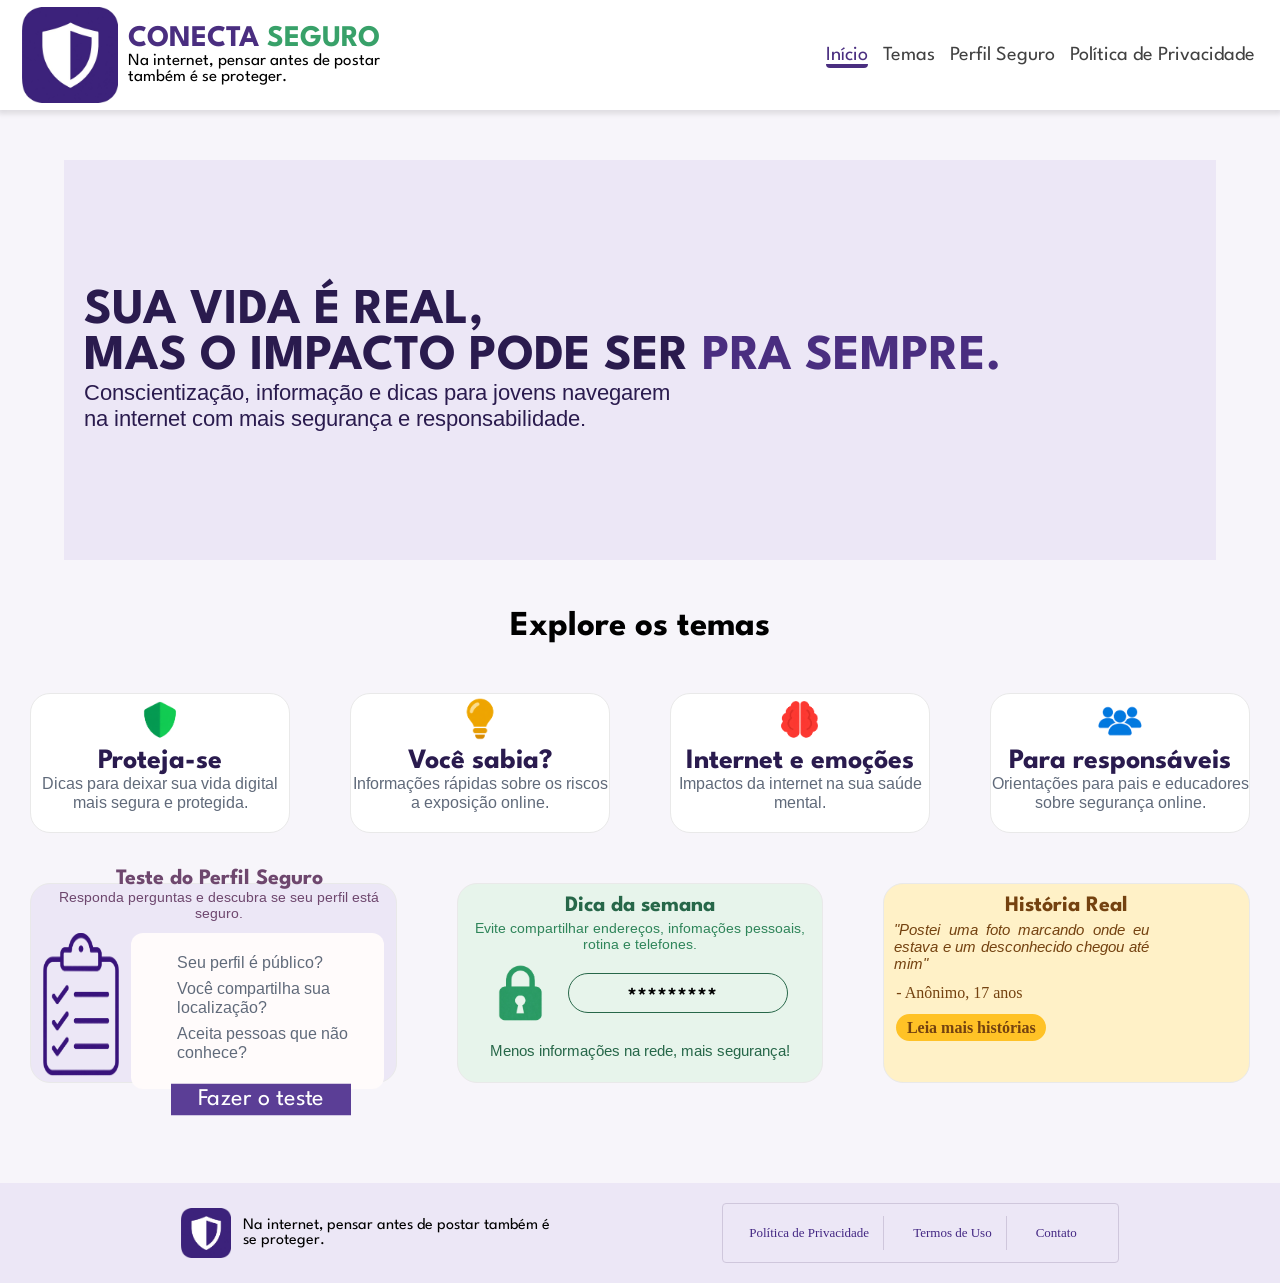
<file: index.html>
<!DOCTYPE html>
<html lang="pt-BR">
<head>
    <meta charset="UTF-8">
    <meta name="viewport" content="width=device-width, initial-scale=1.0">
    <title>Conecta Seguro</title>
    <link rel="icon" type="image/png" href="/img/cs-logo.png">
    <link rel="stylesheet" href="css/nav-style.css">
    <link rel="stylesheet" href="css/home-style.css">
    <link rel="stylesheet" href="css/footer-style.css">
    <link rel="stylesheet" href="css/page-transition.css">

</head>

<body>
    <nav>
        <box class="logo">
            <box class="logo-image">
                <img src="img/cs-logo.png">
            </box>
            <div class="logo-text">
                <h1>Conecta <b class="logo-text-color">Seguro</b></h1>
                <p class="logo-text">Na internet, pensar antes de postar também é se proteger.</p>
            </div>
        </box>
        <div class="menu">
            <a href="index.html" class="active">Início</a>
            <a href="#">Temas</a>
            <a href="#">Perfil Seguro</a>
            <a href="privacy-policy.html">Política de Privacidade</a>
        </div>
    </nav>
    <div class="impact-box">
        <h1 class="impact-box-title">Sua vida é real, <br> mas o impacto pode ser <b class="impact-box-title-color">pra sempre.</b></h1>
        <p class="impact-box-text">Conscientização, informação e dicas para jovens navegarem na internet com mais segurança e responsabilidade.</p>
    </div>
    <box class="explore">
        <h1>Explore os temas</h1>
        <div class="explore-content">
            <div class="themes">
                <a class="theme-button" href="#">
                    <img src="img/home/Segurança.png">
                    <h1 class="theme-h1">Proteja-se</h1>
                    <p class="theme-p">Dicas para deixar sua vida digital mais segura e protegida.</p>
                </a>
                <a class="theme-button" href="#">
                    <img src="img/home/ideia.png">
                    <h1 class="theme-h1">Você sabia?</h1>
                    <p class="theme-p">Informações rápidas sobre os riscos a exposição online.</p>
                </a>
                <a class="theme-button" href="#">
                    <img src="img/home/Estrategia.png">
                    <h1 class="theme-h1">Internet e emoções</h1>
                    <p class="theme-p">Impactos da internet na sua saúde mental.</p>
                </a>
                <a class="theme-button" href="responsaveis.html">
                    <img src="img/home/Social.png">
                    <h1 class="theme-h1">Para responsáveis</h1>
                    <p class="theme-p">Orientações para pais e educadores sobre segurança online.</p>
                </a>
            </div>
            <div class="explore-others">
                <div id="explore-div"class="perfil-seguro">
                    <h1>Teste do Perfil Seguro</h1>
                    <p>Responda perguntas e descubra se seu perfil está seguro.</p>
                    <div class="impact-perfil-seguro">
                        <img src="img/home/teste.png">
                        <div class="impact-perfil-seguro-text">
                            <ul>
                                <li>Seu perfil é público?</li>
                                <li>Você compartilha sua localização?</li>
                                <li>Aceita pessoas que não conhece?</li>
                            </ul>
                        </div>
                    </div>
                    <a class="teste-button" href="#">Fazer o teste</a>
                </div>  
                <div id="explore-div" class="dica-semana">
                    <h1>Dica da semana</h1>
                    <p>Evite compartilhar endereços, infomações pessoais, rotina e telefones.</p>
                    <div class="password-design">
                        <img src="img/home/cadeado.png">
                        <div class="hidden-key">
                            <h1>*********</h1> 
                        </div> 
                    </div>
                    <span>Menos informações na rede, mais segurança!</span>
                </div>
                <div id="explore-div" class="historia">
                    <h1>História Real</h1>
                    <p>"Postei uma foto marcando onde eu estava e um desconhecido chegou até mim"</p>
                    <b>- Anônimo, 17 anos</b>
                    <a href="#">Leia mais histórias</a>
                </div>
            </div>
        </div>
    </box>
    <footer>
        <div class="footer-content">
            <div class="footer-logo">
                <img src="img/cs-logo.png">
                <span>Na internet, pensar antes de postar também é se proteger.</span>
            </div>
            <div class="footer-links">
                <a href="privacy-policy.html">Política de Privacidade</a>
                <a href="#">Termos de Uso</a>
                <a href="#">Contato</a>
            </div>
        </div>
    </footer>
    <script src="js/pageload.js"></script>
</body>
</html>
</file>
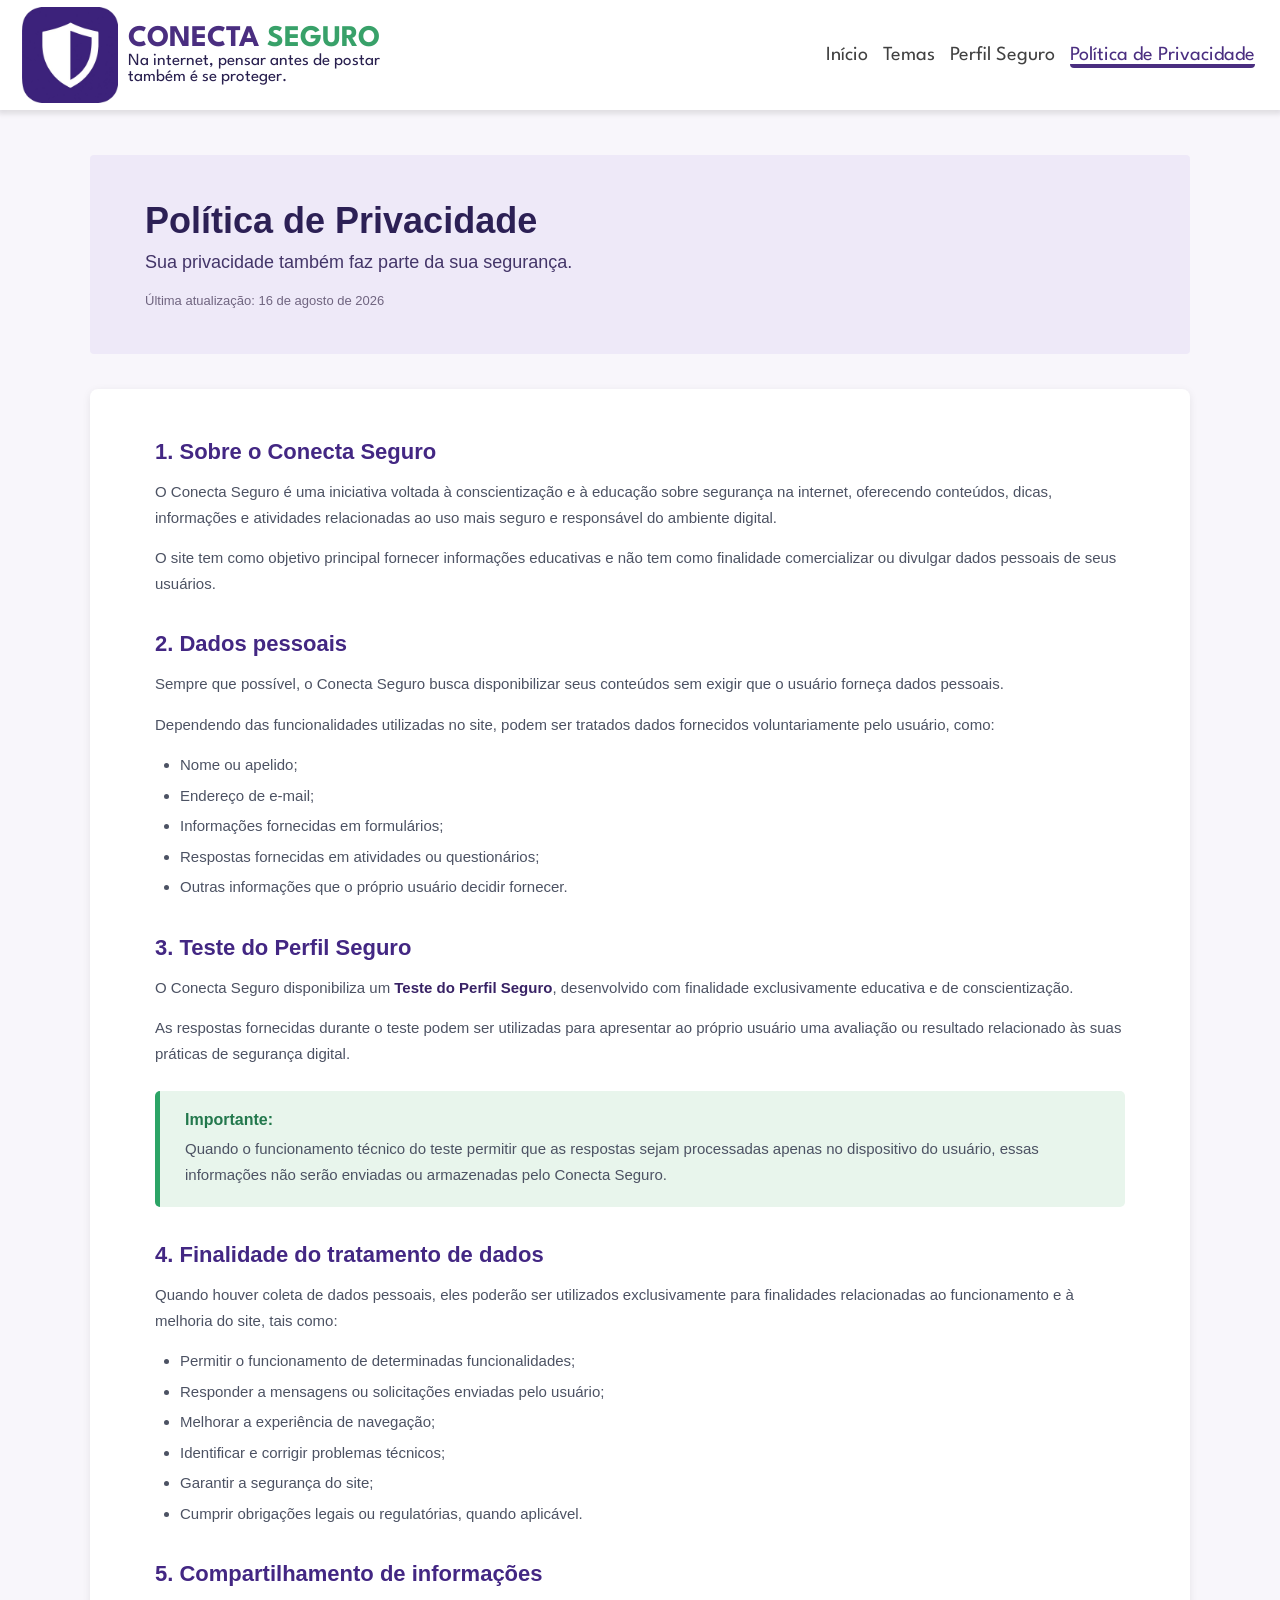
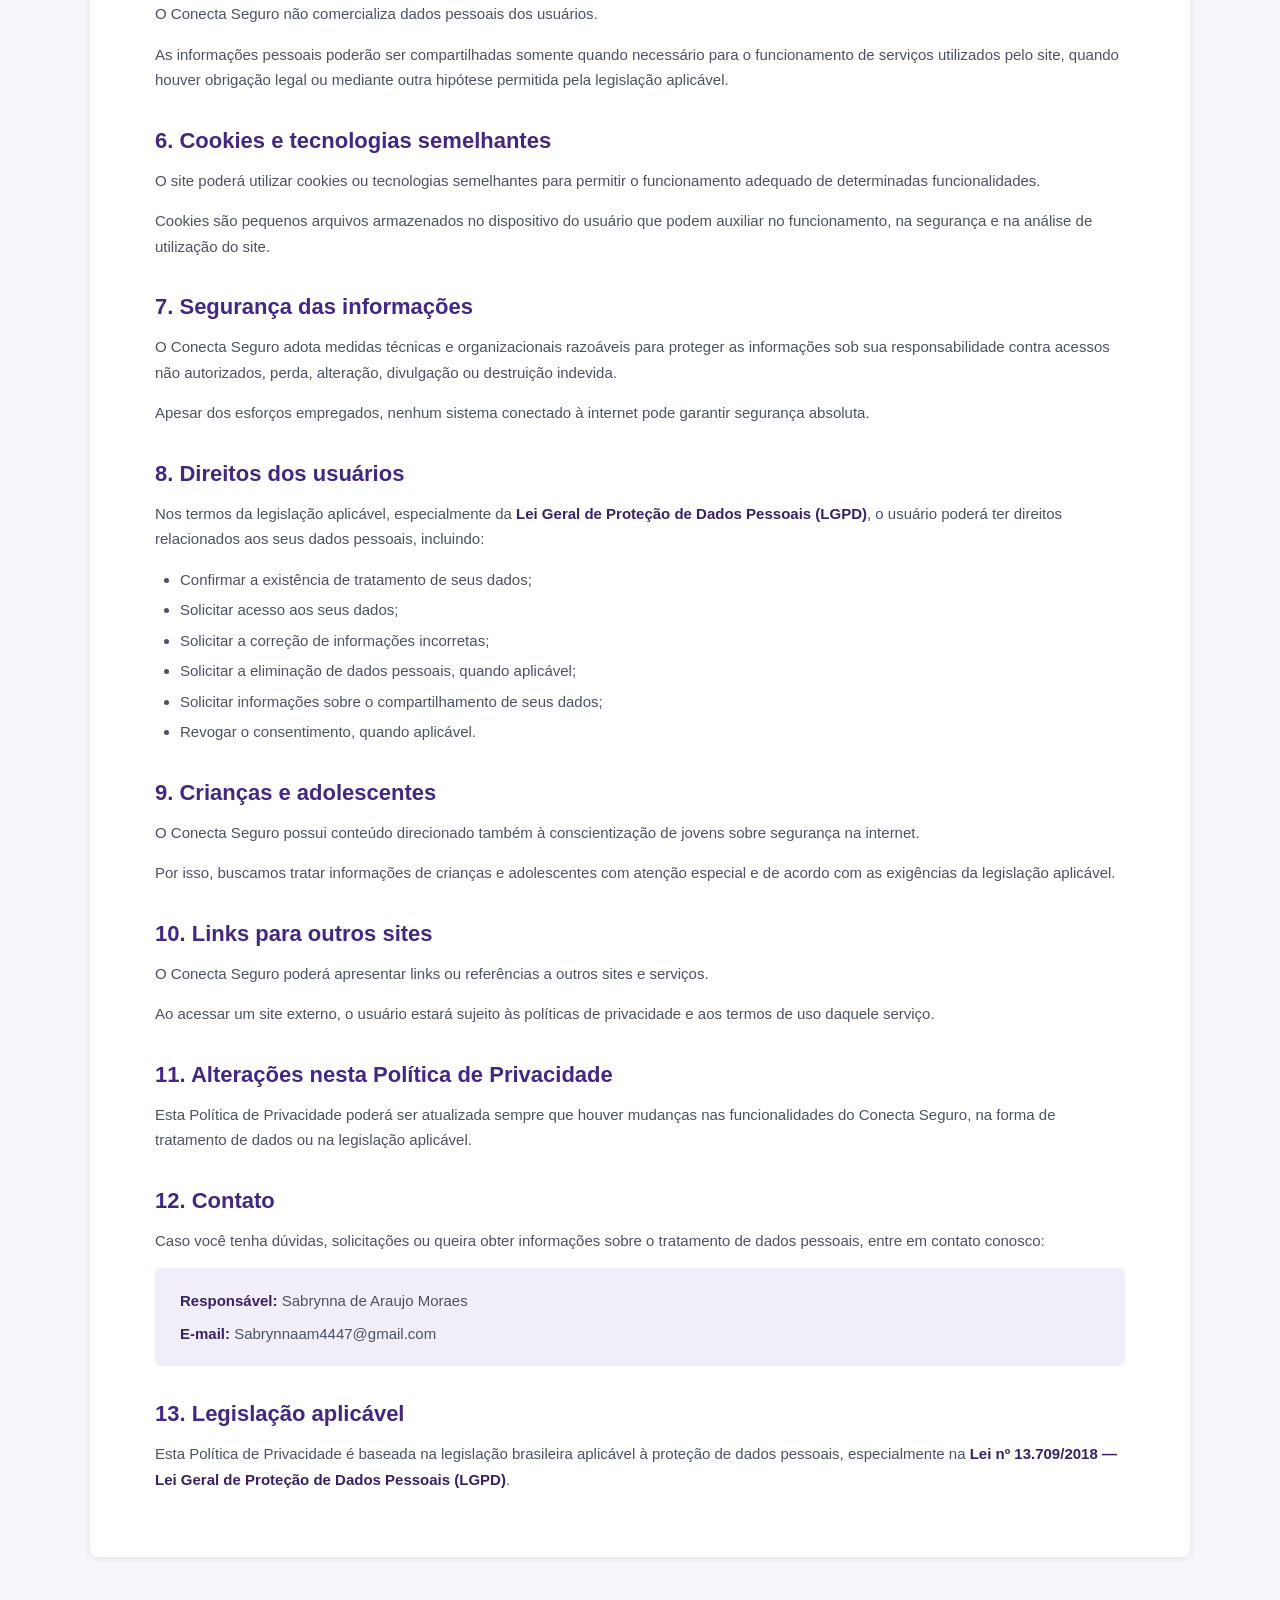
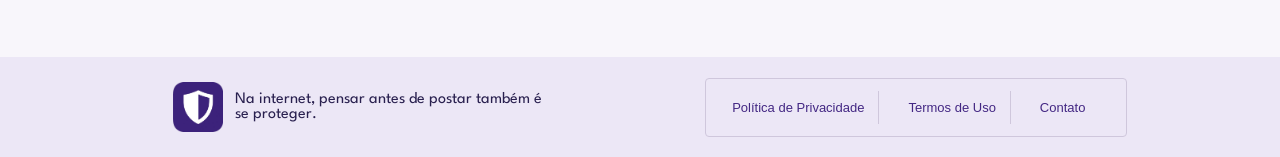
<file: privacy-policy.html>
<!DOCTYPE html>
<html lang="pt-BR">
<head>
    <meta charset="UTF-8">
    <meta name="viewport" content="width=device-width, initial-scale=1.0">

    <title>Política de Privacidade | Conecta Seguro</title>
    <link rel="stylesheet" href="css/nav-style.css">
    <link rel="stylesheet" href="css/footer-style.css">
    <link rel="stylesheet" href="css/privacy-policy-style.css">
    <link rel="stylesheet" href="css/page-transition.css">
</head>

<body>

    <!-- CABEÇALHO -->
    <nav>
        <box class="logo">
            <box class="logo-image">
                <img src="img/cs-logo.png">
            </box>
            <div class="logo-text">
                <h1>Conecta <b class="logo-text-color">Seguro</b></h1>
                <p class="logo-text">Na internet, pensar antes de postar também é se proteger.</p>
            </div>
        </box>
        <div class="menu">
            <a href="index.html">Início</a>
            <a href="#">Temas</a>
            <a href="#">Perfil Seguro</a>
            <a href="privacy-policy.html" class="active">Política de Privacidade</a>
        </div>
    </nav>


    <!-- CONTEÚDO -->
    <main class="privacy-container">

        <section class="privacy-header">

            <h1>Política de Privacidade</h1>

            <p>
                Sua privacidade também faz parte da sua segurança.
            </p>

            <span>
                Última atualização: 16 de agosto de 2026
            </span>

        </section>


        <section class="privacy-content">

            <h2>1. Sobre o Conecta Seguro</h2>

            <p>
                O Conecta Seguro é uma iniciativa voltada à conscientização
                e à educação sobre segurança na internet, oferecendo conteúdos,
                dicas, informações e atividades relacionadas ao uso mais seguro
                e responsável do ambiente digital.
            </p>

            <p>
                O site tem como objetivo principal fornecer informações
                educativas e não tem como finalidade comercializar ou divulgar
                dados pessoais de seus usuários.
            </p>


            <h2>2. Dados pessoais</h2>

            <p>
                Sempre que possível, o Conecta Seguro busca disponibilizar seus
                conteúdos sem exigir que o usuário forneça dados pessoais.
            </p>

            <p>
                Dependendo das funcionalidades utilizadas no site, podem ser
                tratados dados fornecidos voluntariamente pelo usuário, como:
            </p>

            <ul>
                <li>Nome ou apelido;</li>
                <li>Endereço de e-mail;</li>
                <li>Informações fornecidas em formulários;</li>
                <li>Respostas fornecidas em atividades ou questionários;</li>
                <li>Outras informações que o próprio usuário decidir fornecer.</li>
            </ul>


            <h2>3. Teste do Perfil Seguro</h2>

            <p>
                O Conecta Seguro disponibiliza um <strong>Teste do Perfil Seguro</strong>,
                desenvolvido com finalidade exclusivamente educativa e de
                conscientização.
            </p>

            <p>
                As respostas fornecidas durante o teste podem ser utilizadas
                para apresentar ao próprio usuário uma avaliação ou resultado
                relacionado às suas práticas de segurança digital.
            </p>

            <div class="info-box">
                <strong>Importante:</strong>

                <p>
                    Quando o funcionamento técnico do teste permitir que as
                    respostas sejam processadas apenas no dispositivo do usuário,
                    essas informações não serão enviadas ou armazenadas pelo
                    Conecta Seguro.
                </p>
            </div>


            <h2>4. Finalidade do tratamento de dados</h2>

            <p>
                Quando houver coleta de dados pessoais, eles poderão ser
                utilizados exclusivamente para finalidades relacionadas ao
                funcionamento e à melhoria do site, tais como:
            </p>

            <ul>
                <li>Permitir o funcionamento de determinadas funcionalidades;</li>
                <li>Responder a mensagens ou solicitações enviadas pelo usuário;</li>
                <li>Melhorar a experiência de navegação;</li>
                <li>Identificar e corrigir problemas técnicos;</li>
                <li>Garantir a segurança do site;</li>
                <li>Cumprir obrigações legais ou regulatórias, quando aplicável.</li>
            </ul>


            <h2>5. Compartilhamento de informações</h2>

            <p>
                O Conecta Seguro não comercializa dados pessoais dos usuários.
            </p>

            <p>
                As informações pessoais poderão ser compartilhadas somente
                quando necessário para o funcionamento de serviços utilizados
                pelo site, quando houver obrigação legal ou mediante outra
                hipótese permitida pela legislação aplicável.
            </p>


            <h2>6. Cookies e tecnologias semelhantes</h2>

            <p>
                O site poderá utilizar cookies ou tecnologias semelhantes para
                permitir o funcionamento adequado de determinadas funcionalidades.
            </p>

            <p>
                Cookies são pequenos arquivos armazenados no dispositivo do
                usuário que podem auxiliar no funcionamento, na segurança e na
                análise de utilização do site.
            </p>


            <h2>7. Segurança das informações</h2>

            <p>
                O Conecta Seguro adota medidas técnicas e organizacionais
                razoáveis para proteger as informações sob sua responsabilidade
                contra acessos não autorizados, perda, alteração, divulgação
                ou destruição indevida.
            </p>

            <p>
                Apesar dos esforços empregados, nenhum sistema conectado à
                internet pode garantir segurança absoluta.
            </p>


            <h2>8. Direitos dos usuários</h2>

            <p>
                Nos termos da legislação aplicável, especialmente da
                <strong>Lei Geral de Proteção de Dados Pessoais (LGPD)</strong>,
                o usuário poderá ter direitos relacionados aos seus dados
                pessoais, incluindo:
            </p>

            <ul>
                <li>Confirmar a existência de tratamento de seus dados;</li>
                <li>Solicitar acesso aos seus dados;</li>
                <li>Solicitar a correção de informações incorretas;</li>
                <li>Solicitar a eliminação de dados pessoais, quando aplicável;</li>
                <li>Solicitar informações sobre o compartilhamento de seus dados;</li>
                <li>Revogar o consentimento, quando aplicável.</li>
            </ul>


            <h2>9. Crianças e adolescentes</h2>

            <p>
                O Conecta Seguro possui conteúdo direcionado também à
                conscientização de jovens sobre segurança na internet.
            </p>

            <p>
                Por isso, buscamos tratar informações de crianças e adolescentes
                com atenção especial e de acordo com as exigências da legislação
                aplicável.
            </p>


            <h2>10. Links para outros sites</h2>

            <p>
                O Conecta Seguro poderá apresentar links ou referências a outros
                sites e serviços.
            </p>

            <p>
                Ao acessar um site externo, o usuário estará sujeito às políticas
                de privacidade e aos termos de uso daquele serviço.
            </p>


            <h2>11. Alterações nesta Política de Privacidade</h2>

            <p>
                Esta Política de Privacidade poderá ser atualizada sempre que
                houver mudanças nas funcionalidades do Conecta Seguro, na forma
                de tratamento de dados ou na legislação aplicável.
            </p>


            <h2>12. Contato</h2>

            <p>
                Caso você tenha dúvidas, solicitações ou queira obter informações
                sobre o tratamento de dados pessoais, entre em contato conosco:
            </p>

            <div class="contact-box">
                <p>
                    <strong>Responsável:</strong>
                    Sabrynna de Araujo Moraes
                </p>

                <p>
                    <strong>E-mail:</strong>
                    Sabrynnaam4447@gmail.com
                </p>
            </div>


            <h2>13. Legislação aplicável</h2>

            <p>
                Esta Política de Privacidade é baseada na legislação brasileira
                aplicável à proteção de dados pessoais, especialmente na
                <strong>Lei nº 13.709/2018 — Lei Geral de Proteção de Dados
                Pessoais (LGPD)</strong>.
            </p>

        </section>

    </main>


    <!-- RODAPÉ -->
    <footer>
        <div class="footer-content">
            <div class="footer-logo">
                <img src="img/cs-logo.png">
                <span>Na internet, pensar antes de postar também é se proteger.</span>
            </div>
            <div class="footer-links">
                <a href="privacy-policy.html">Política de Privacidade</a>
                <a href="#">Termos de Uso</a>
                <a href="#">Contato</a>
            </div>
        </div>
    </footer>

    <script src="js/pageload.js"></script>
</body>
</html>
</file>
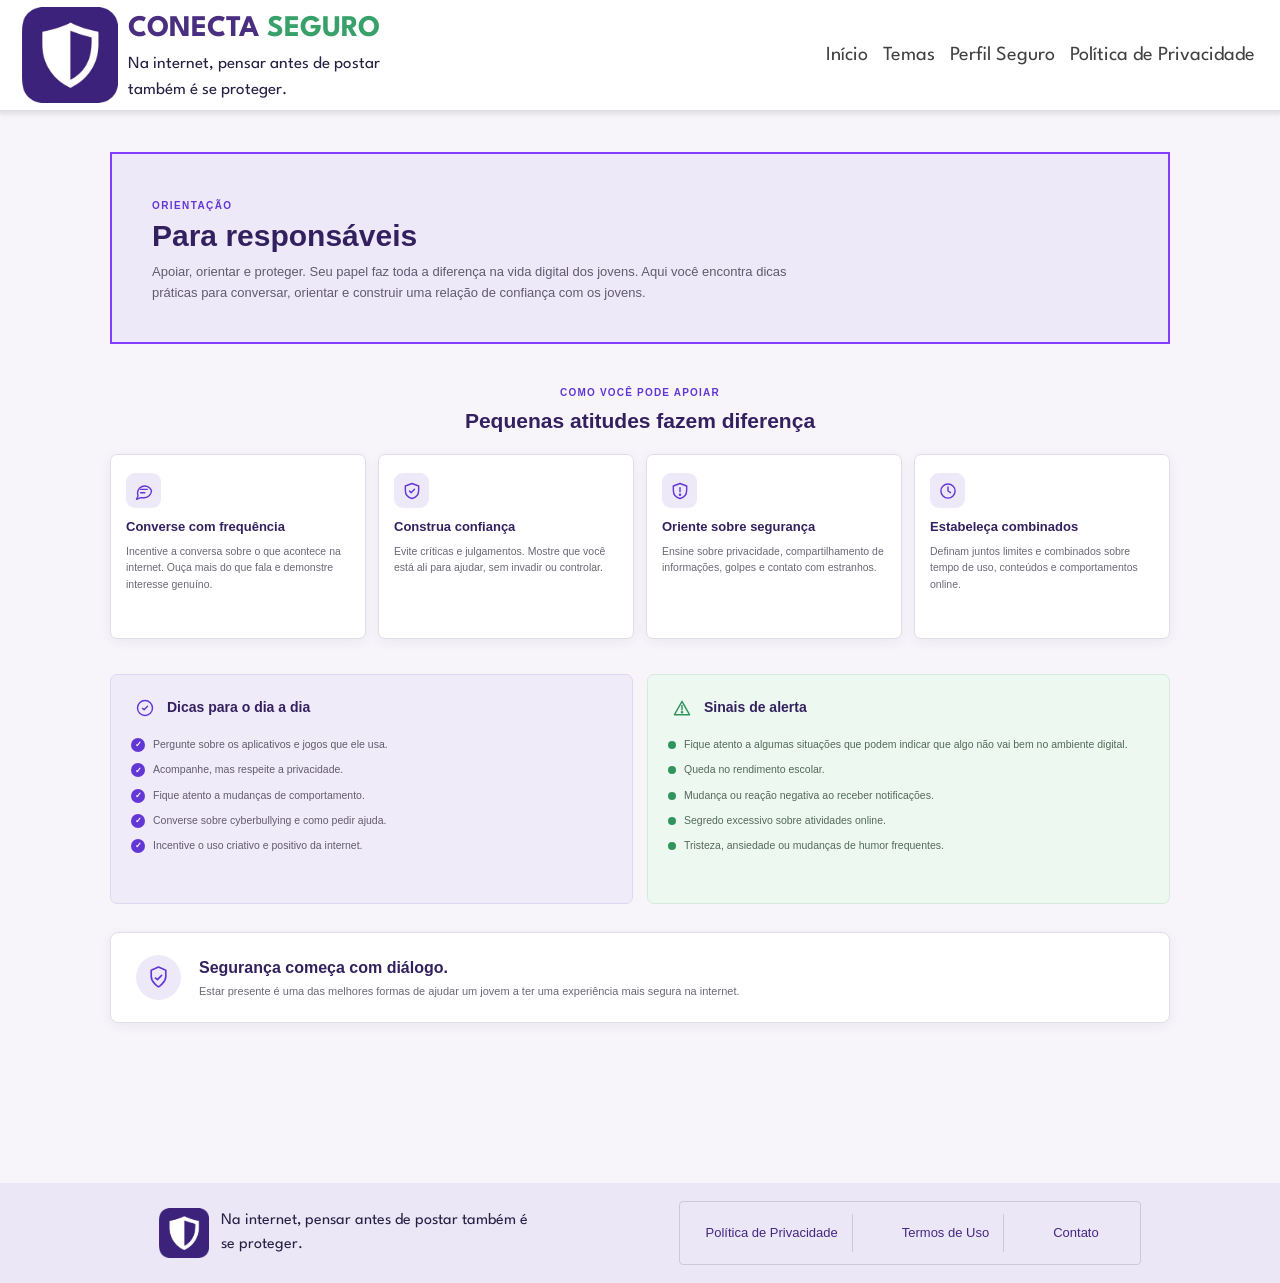
<file: responsaveis.html>
<!DOCTYPE html>
<html lang="pt-BR">

<head>
    <meta charset="UTF-8">
    <meta name="viewport" content="width=device-width, initial-scale=1.0">

    <title>Para responsáveis | Conecta Seguro</title>

    <meta name="description"
        content="Orientações para pais, responsáveis e educadores ajudarem jovens a navegar na internet com mais segurança.">

    <link rel="stylesheet" href="css/responsaveis-style.css">
    <link rel="stylesheet" href="css/nav-style.css">
    <link rel="stylesheet" href="css/footer-style.css">
    <link rel="stylesheet" href="css/page-transition.css">
</head>

<body>
    <nav>
        <box class="logo">
            <box class="logo-image">
                <img src="img/cs-logo.png">
            </box>
            <div class="logo-text">
                <h1>Conecta <b class="logo-text-color">Seguro</b></h1>
                <p class="logo-text">Na internet, pensar antes de postar também é se proteger.</p>
            </div>
        </box>
        <div class="menu">
            <a href="index.html">Início</a>
            <a href="#">Temas</a>
            <a href="#">Perfil Seguro</a>
            <a href="privacy-policy.html">Política de Privacidade</a>
        </div>
    </nav>
    <!-- ================= CONTEÚDO ================= -->

    <main class="responsaveis-page">

        <!-- INTRODUÇÃO -->

        <section class="intro-card">

            <div class="intro-content">

                <span class="section-label">ORIENTAÇÃO</span>

                <h1>Para responsáveis</h1>

                <p>
                    Apoiar, orientar e proteger. Seu papel faz toda a diferença
                    na vida digital dos jovens. Aqui você encontra dicas práticas
                    para conversar, orientar e construir uma relação de confiança
                    com os jovens.
                </p>

            </div>

        </section>


        <!-- COMO APOIAR -->

        <section class="support-section">

            <div class="section-heading">

                <span class="small-title">COMO VOCÊ PODE APOIAR</span>

                <h2>
                    Pequenas atitudes fazem diferença
                </h2>

            </div>


            <div class="support-grid">

                <!-- CARD 1 -->

                <article class="support-card">

                    <div class="card-icon">

                        <svg viewBox="0 0 24 24" aria-hidden="true">
                            <path d="M8 10h8M8 14h5"/>
                            <path d="M21 11.5a8.5 8.5 0 0 1-8.5 8.5H8l-5 2 1.8-4.1A8.5 8.5 0 1 1 21 11.5Z"/>
                        </svg>

                    </div>

                    <h3>Converse com frequência</h3>

                    <p>
                        Incentive a conversa sobre o que acontece na internet.
                        Ouça mais do que fala e demonstre interesse genuíno.
                    </p>

                </article>


                <!-- CARD 2 -->

                <article class="support-card">

                    <div class="card-icon">

                        <svg viewBox="0 0 24 24" aria-hidden="true">
                            <path d="M12 3 4 6v5c0 5.2 3.4 8.9 8 10 4.6-1.1 8-4.8 8-10V6l-8-3Z"/>
                            <path d="m9 12 2 2 4-4"/>
                        </svg>

                    </div>

                    <h3>Construa confiança</h3>

                    <p>
                        Evite críticas e julgamentos. Mostre que você está ali
                        para ajudar, sem invadir ou controlar.
                    </p>

                </article>


                <!-- CARD 3 -->

                <article class="support-card">

                    <div class="card-icon">

                        <svg viewBox="0 0 24 24" aria-hidden="true">
                            <path d="M12 3 4 6v5c0 5.2 3.4 8.9 8 10 4.6-1.1 8-4.8 8-10V6l-8-3Z"/>
                            <path d="M12 8v5"/>
                            <circle cx="12" cy="16.5" r=".7"/>
                        </svg>

                    </div>

                    <h3>Oriente sobre segurança</h3>

                    <p>
                        Ensine sobre privacidade, compartilhamento de
                        informações, golpes e contato com estranhos.
                    </p>

                </article>


                <!-- CARD 4 -->

                <article class="support-card">

                    <div class="card-icon">

                        <svg viewBox="0 0 24 24" aria-hidden="true">
                            <circle cx="12" cy="12" r="8.5"/>
                            <path d="M12 7v5l3 2"/>
                        </svg>

                    </div>

                    <h3>Estabeleça combinados</h3>

                    <p>
                        Definam juntos limites e combinados sobre tempo de uso,
                        conteúdos e comportamentos online.
                    </p>

                </article>

            </div>

        </section>


        <!-- DICAS + ALERTAS -->

        <section class="information-grid">


            <!-- DICAS -->

            <article class="info-card tips-card">

                <div class="info-header">

                    <div class="info-icon">

                        <svg viewBox="0 0 24 24" aria-hidden="true">
                            <circle cx="12" cy="12" r="9"/>
                            <path d="M9 12.5 11 14l4-4"/>
                        </svg>

                    </div>

                    <h2>Dicas para o dia a dia</h2>

                </div>


                <ul class="check-list">

                    <li>
                        <span class="check">✓</span>
                        <span>Pergunte sobre os aplicativos e jogos que ele usa.</span>
                    </li>

                    <li>
                        <span class="check">✓</span>
                        <span>Acompanhe, mas respeite a privacidade.</span>
                    </li>

                    <li>
                        <span class="check">✓</span>
                        <span>Fique atento a mudanças de comportamento.</span>
                    </li>

                    <li>
                        <span class="check">✓</span>
                        <span>Converse sobre cyberbullying e como pedir ajuda.</span>
                    </li>

                    <li>
                        <span class="check">✓</span>
                        <span>Incentive o uso criativo e positivo da internet.</span>
                    </li>

                </ul>

            </article>


            <!-- SINAIS DE ALERTA -->

            <article class="info-card warning-card">

                <div class="info-header">

                    <div class="info-icon">

                        <svg viewBox="0 0 24 24" aria-hidden="true">
                            <path d="M12 4 3 20h18L12 4Z"/>
                            <path d="M12 9v5"/>
                            <circle cx="12" cy="17" r=".7"/>
                        </svg>

                    </div>

                    <h2>Sinais de alerta</h2>

                </div>


                <ul class="alert-list">

                    <li>
                        <span class="alert-dot"></span>
                        <span>
                            Fique atento a algumas situações que podem indicar
                            que algo não vai bem no ambiente digital.
                        </span>
                    </li>

                    <li>
                        <span class="alert-dot"></span>
                        <span>
                            Queda no rendimento escolar.
                        </span>
                    </li>

                    <li>
                        <span class="alert-dot"></span>
                        <span>
                            Mudança ou reação negativa ao receber notificações.
                        </span>
                    </li>

                    <li>
                        <span class="alert-dot"></span>
                        <span>
                            Segredo excessivo sobre atividades online.
                        </span>
                    </li>

                    <li>
                        <span class="alert-dot"></span>
                        <span>
                            Tristeza, ansiedade ou mudanças de humor frequentes.
                        </span>
                    </li>

                </ul>

            </article>

        </section>


        <!-- FRASE FINAL -->

        <section class="final-message">

            <div class="final-icon">

                <svg viewBox="0 0 24 24" aria-hidden="true">
                    <path d="M12 21s-7-4.5-7-10V5l7-3 7 3v6c0 5.5-7 10-7 10Z"/>
                    <path d="M9 12.5 11 14l4-4"/>
                </svg>

            </div>

            <div>
                <h2>Segurança começa com diálogo.</h2>

                <p>
                    Estar presente é uma das melhores formas de ajudar
                    um jovem a ter uma experiência mais segura na internet.
                </p>
            </div>

        </section>

    </main>
    <footer>
        <div class="footer-content">
            <div class="footer-logo">
                <img src="img/cs-logo.png">
                <span>Na internet, pensar antes de postar também é se proteger.</span>
            </div>
            <div class="footer-links">
                <a href="privacy-policy.html">Política de Privacidade</a>
                <a href="#">Termos de Uso</a>
                <a href="#">Contato</a>
            </div>
        </div>
    </footer>    
    <script src="js/pageload.js"></script>
</body>

</html>
</file>
<file: css/nav-style.css>
@import url('https://fonts.googleapis.com/css2?family=League+Spartan:wght@100..900&display=swap');

* {
    margin: 0;
    padding: 0;
    box-sizing: border-box;
}

nav {
    display: flex;
    justify-content: space-between;
    width: 100%;
    height: 110px;
    background-color:#fff;
    box-shadow: 0px 2px 5px 2px rgba(0, 0, 0, 0.1);
}

nav .logo {
    display: flex;
    justify-content: center;
    align-items: center;
    width: 400px;
    height: 100%;
}

nav .logo .logo-image {
    width: max-content;
    height: 95%;
    padding: 4px 0px 4px 0px;
    margin: 0px 10px 0px 10px;
}

nav .logo .logo-image img {
    width: 100%;
    height: 100%;
}

nav .logo .logo-text {
    /* background-color: #ccc;*/
    width: 260px;
}

nav .logo .logo-text h1 {
    font-family: 'League Spartan', sans-serif;
    font-size: 30px;
    font-weight: bolder;
    text-transform: uppercase;
    color: #4a2e80;
}

    .logo-text-color {
        color: #38a169;
    }

nav .logo .logo-text p {
    font-family: 'League Spartan', sans-serif;
    font-size: 17px;
    font-weight: 400;
}

nav .menu {
    display: flex;
    justify-content: center;
    align-items: center;
    width: auto;
    height: 100%;
    padding: 10px;
}

nav .menu a {
    margin-right: 15px;
    text-decoration: none;
    color: #414141;
    font-size: 20px;
    font-family: 'League Spartan', sans-serif;
    transition: all 0.3s ease-in-out;
}

nav .menu a:hover {
    color: #4a2e80;
    font-weight: bold;
}

nav .menu .active {
    color: #4a2e80;
    border-bottom: 4px solid #4a2e80;
    border-radius: 4px;
    padding-top: 4px;
}

/* ===== MEDIA QUERIES - NAV RESPONSIVA ===== */

/* TABLET (768px e abaixo) */
@media (max-width: 768px) {
    nav {
        height: auto;
        flex-direction: column;
        align-items: center;
        padding: 10px 0;
    }

    nav .logo {
        width: 100%;
        flex-direction: column;
        margin-bottom: 10px;
    }

    nav .logo .logo-text {
        width: 100%;
        text-align: center;
    }

    nav .logo .logo-text h1 {
        font-size: 24px;
    }

    nav .logo .logo-text p {
        font-size: 13px;
    }

    nav .menu {
        width: 100%;
        flex-wrap: wrap;
        justify-content: center;
        gap: 10px;
    }

    nav .menu a {
        font-size: 16px;
        margin: 5px;
    }
}

/* MOBILE (480px e abaixo) */
@media (max-width: 480px) {
    nav {
        padding: 8px 0;
    }

    nav .logo {
        margin-bottom: 8px;
    }

    nav .logo .logo-image {
        height: 60px;
    }

    nav .logo .logo-text h1 {
        font-size: 18px;
    }

    nav .logo .logo-text p {
        font-size: 11px;
        line-height: 1.2;
    }

    nav .menu {
        gap: 5px;
    }

    nav .menu a {
        font-size: 13px;
        margin: 3px;
        padding: 5px;
    }
}
</file>
<file: css/home-style.css>
@import url('https://fonts.googleapis.com/css2?family=Arimo:ital,wght@0,400..700;1,400..700&family=League+Spartan:wght@100..900&display=swap');
@import url('https://fonts.googleapis.com/css2?family=League+Spartan:wght@100..900&display=swap');

body {
    margin: 0;
    padding: 0;
    display: flex;
    flex-direction: column;
    align-items: center;
    background-color: #f7f5fa;
    min-height: 100vh;
}

.impact-box {
    display: flex;
    flex-direction: column;
    justify-content: center;
    margin-top: 50px;
    padding: 20px;
    width: 90%;
    height: 400px;
    background-color: #ece7f6;
}

.impact-box h1 {
    width: auto;
    font-family: 'League Spartan', sans-serif;
    font-size: 50px;
    font-weight: bold;
    text-transform: uppercase;
    color: #2a1b4e
}

.impact-box h1 b {
    color: #4a2e80
}

.impact-box p {
    width: 600px;
    font-family: 'Arimo', sans-serif;
    font-size: 22px;
    font-weight: 400;
    color: #2a1b4e
}

.explore {
    width: 100%;
    text-align: center;
    margin-top: 50px;
}

.explore h1 {
    font-family: 'League Spartan', sans-serif;
    font-size: 35px;
    font-weight: bold;
}

.explore-content {
    width: 100%;
}

.themes {
    width: 100%;
    display: flex;
    justify-content: center;
    margin-top: 50px;
}

.themes .theme-button {
    width: 340px;
    border-radius: 20px;
    margin-right: 30px;
    margin-left: 30px;
    background-color: #fff;
    border: 0.5px solid #e9e9e9;
    height: 140px;
    text-decoration: none;
    transition: all 0.4s ease-in-out;
}

.themes .theme-button:hover {
    cursor: pointer;
    box-shadow: 0px 4px 10px -2px #7357b3;
    transition: all 0.2s ease-in-out;
}

.themes .theme-button img {
    width: 50px;
}

.themes .theme-h1 {
    font-family: "League Spartan", sans-serif;
    font-size: 28px;
    color: #2a1b4e;
}

.theme-p {
    font-family: "Arimo", sans-serif;
    font-size: 16px;
    color: #606a7a
}

.explore-others {
    width: 100%;
    display: flex;
    justify-content: center;
    margin-top: 50px;
}

#explore-div {
    width: 500px;
    height: 200px;
    border-radius: 20px;
    margin-right: 30px;
    margin-left: 30px;
    border: 0.5px solid #e9e9e9;
    text-decoration: none;
    display: flex;
    flex-direction: column;
}           

.perfil-seguro {
    background-color: #ece7f6;
    display: flex;
    justify-content: center;
    text-align: center;
}

.perfil-seguro h1 {
    font-family: "League Spartan", sans-serif;
    font-size: 22px;
    color: #6e476e;
    margin: 12px 0px 0px 12px;
}

.perfil-seguro p {
    font-size: 14px;
    color: #6e476e;
    font-family: "Arimo", sans-serif;
    margin: 0px 0px 0px 12px;
}

.impact-perfil-seguro {
    display: flex;
    justify-content: center;
    width: 100%;
    height: auto;
    margin-top: 12px;
    border-radius: 20px;
}

.impact-perfil-seguro img {
    width: 100px;
    padding-bottom: 12px;
}

.impact-perfil-seguro-text {
    width: 100%;
    padding: 20px;
    margin-right: 12px;
    background-color: #fffbfb;
    border-radius: 12px;
}

.impact-perfil-seguro ul {
    list-style-type: none;
    padding: 0;
    margin-left: 12%;
    font-family: "Arimo", sans-serif;
    font-size: 16px;
    color: #606a7a;
    text-align:left;
    }
.impact-perfil-seguro ul li {
    margin-bottom   : 7px;
}

.teste-button {
    width: 120px;
    background-color: #5b3e96;
    color: #fff;
    font-family: "League Spartan", sans-serif;
    padding: 3px;
    margin-left: 96px;
    align-self: center;
    text-decoration: none;
    transition: all 1s ease-out;
    transform:scale(1.5)
}

.teste-button:hover {
    background-color: #9c7fdf;
    transition: all 0.4s ease
}

.dica-semana {
    background-color: #e7f4eb;  
}

.dica-semana > h1{
    font-family: "League Spartan", sans-serif;
    font-size: 22px;
    color: #276749;
    margin-top:12px;
    padding: 0;
    margin-bottom: 4px;
}

.dica-semana p {
    font-family: "Arimo", sans-serif;
    color: #2f855a;
    font-size: 14px;
}

.dica-semana img {
    width: 55px;
    margin-right: 20px;
}
.password-design {
    display:flex;
    justify-content: center;
    align-items: center;
    margin-top: 12px;
}

.password-design .hidden-key {
    display: flex;
    align-items: center;
    justify-content: center;
    width: 220px;
    height: 40px;
    border: 0.5px solid #276749;
    border-radius: 25px;
    text-align: center;
    padding-right:12px;
}

.password-design .hidden-key > h1 {
    margin:0;
    padding-top: 12px;
    font-size: 25px;
}

.dica-semana span {
    font-family: "Arimo", sans-serif;
    font-size: 15px;
    margin-top: 20px;
    color:#276749
}

.historia {
    background-color: #fff1c7;
}

.historia > h1 {
    font-family: "League Spartan", sans-serif;
    font-size: 22px;
    color: #744210;
    margin-top: 12px;
}

.historia > p {
    font-family: "Arimo", sans-serif;
    font-size: 15px;
    text-align: justify;
    padding: 5px 100px 0px 10px;
    font-style:italic;
    color: #744210;
}

.historia > b {
    text-align: left;
    color: #744210;
    font-weight: 200;
    margin: 12px 0px 0px 12px;
}

.historia a {
    width: 150px;
    height: 27px;
    margin-top: 12px;
    margin-left: 12px;
    display: flex;
    align-items: center;
    justify-content: center;
    background-color: #ffc226;
    text-decoration: none;
    color: #744210;
    border-radius: 20px;
    font-weight: bold;
    transition: all 0.5s ease
}

.historia > a:hover {
    background-color: #ee9e4f;
    transition: all 0.5s ease
}

/* ===== MEDIA QUERIES - RESPONSIVO ===== */

/* TABLET (768px e abaixo) */
@media (max-width: 768px) {
    .impact-box {
        margin-top: 30px;
        height: auto;
        padding: 15px;
    }

    .impact-box h1 {
        font-size: 36px;
    }

    .impact-box p {
        width: 90%;
        font-size: 18px;
    }

    .explore h1 {
        font-size: 28px;
    }

    .themes {
        flex-wrap: wrap;
        margin-top: 30px;
    }

    .themes .theme-button {
        width: 280px;
        height: 120px;
        margin-right: 15px;
        margin-left: 15px;
        margin-bottom: 15px;
    }

    .themes .theme-h1 {
        font-size: 22px;
    }

    .theme-p {
        font-size: 13px;
    }

    .explore-others {
        flex-direction: column;
        align-items: center;
    }

    #explore-div {
        width: 90%;
        max-width: 400px;
        height: auto;
        margin: 15px auto;
    }

    .impact-perfil-seguro {
        flex-direction: column;
        align-items: center;
    }

    .impact-perfil-seguro-text {
        width: 90%;
        max-width: 320px;
    }

    .impact-perfil-seguro ul {
        margin-left: 0;
    }

    .teste-button {
        width: 120px;
        margin-left: 0;
    }

    .historia > p {
        padding: 5px 10px 0px 10px;
    }
}

/* MOBILE (480px e abaixo) */
@media (max-width: 480px) {
    body {
        padding: 0 10px;
    }

    .impact-box {
        margin-top: 20px;
        height: auto;
        padding: 12px;
        width: 95%;
    }

    .impact-box h1 {
        font-size: 28px;
        line-height: 1.2;
    }

    .impact-box p {
        width: 100%;
        font-size: 14px;
    }

    .explore {
        margin-top: 25px;
    }

    .explore h1 {
        font-size: 22px;
    }

    .themes {
        flex-direction: column;
        align-items: center;
        margin-top: 20px;
    }

    .themes .theme-button {
        width: 85%;
        max-width: 300px;
        height: auto;
        min-height: 120px;
        margin: 0 0 15px 0;
        padding: 15px 10px;
    }

    .themes .theme-button img {
        width: 40px;
    }

    .themes .theme-h1 {
        font-size: 18px;
        margin-bottom: 5px;
    }

    .theme-p {
        font-size: 12px;
    }

    .explore-others {
        flex-direction: column;
        align-items: center;
        margin-top: 20px;
    }

    #explore-div {
        width: 90%;
        max-width: 100%;
        height: auto;
        margin: 12px auto;
        padding: 15px;
    }

    .perfil-seguro h1 {
        font-size: 18px;
        margin: 0 0 8px 0;
    }

    .perfil-seguro p {
        font-size: 12px;
        margin: 0 0 12px 0;
    }

    .impact-perfil-seguro {
        flex-direction: column;
        align-items: center;
        margin-top: 10px;
    }

    .impact-perfil-seguro img {
        width: 70px;
        padding-bottom: 8px;
    }

    .impact-perfil-seguro-text {
        width: 100%;
        padding: 12px;
        margin-right: 0;
    }

    .impact-perfil-seguro ul {
        font-size: 14px;
        margin-left: 0;
        padding-left: 15px;
    }

    .teste-button {
        width: 110px;
        padding: 5px;
        margin: 12px 0 0 0;
        font-size: 12px;
        transform: scale(1);
    }

    .dica-semana > h1 {
        font-size: 18px;
        margin-top: 0;
    }

    .dica-semana p {
        font-size: 12px;
    }

    .dica-semana img {
        width: 45px;
        margin-right: 10px;
    }

    .password-design {
        margin-top: 10px;
    }

    .password-design .hidden-key {
        width: 150px;
        height: 35px;
        padding-right: 8px;
    }

    .password-design .hidden-key > h1 {
        font-size: 18px;
        padding-top: 8px;
    }

    .dica-semana span {
        font-size: 12px;
        margin-top: 10px;
    }

    .historia > h1 {
        font-size: 18px;
        margin-top: 0;
    }

    .historia > p {
        font-size: 13px;
        padding: 5px 8px 0px 8px;
    }

    .historia > b {
        font-size: 12px;
        margin: 8px 0px 0px 8px;
    }

    .historia a {
        width: 130px;
        height: 25px;
        margin-top: 10px;
        margin-left: 8px;
        font-size: 12px;
    }
}
</file>
<file: css/footer-style.css>
@import url('https://fonts.googleapis.com/css2?family=League+Spartan:wght@100..900&display=swap');

footer {
    display: flex;
    justify-content: center;
    margin-top: 100px;
    width: 100%;
    height: 100px;
}

.footer-content {
    display: flex;
    justify-content: space-evenly;
    align-items: center;
    background-color: #ece7f6;
    width: 100%;
    height: 100%;
}

.footer-logo {
    display: flex;
    justify-content: center;
    align-items: center;
    width: 400px;
    height: 100%;
    padding-left: 20px;
}

.footer-logo img {
    width: 50px;
    height: 50px;
    margin-right: 12px;
}

.footer-logo span {
    font-family: "League Spartan", sans-serif;
}

.footer-links {
    border: 0.2px solid #ccc;
    padding: 12px;
    border-radius: 5px;
}

.footer-links > a {
    text-decoration: none;
    margin-right: 15px;
}

.footer-links {
    display: flex;

    border: 1px solid #cfc7dc;
    border-radius: 4px;

    overflow: hidden;
}

.footer-links a {
    color: #432783;

    text-decoration: none;

    font-size: 13px;

    padding: 9px 14px;

    border-right: 1px solid #cfc7dc;
}

.footer-links a:last-child {
    border-right: none;
}

.footer-links a:hover {
    background-color: #e4ddf0;
}

/* ===== MEDIA QUERIES - FOOTER RESPONSIVO ===== */

/* TABLET (768px e abaixo) */
@media (max-width: 768px) {
    footer {
        margin-top: 50px;
        height: auto;
    }

    .footer-content {
        flex-direction: column;
        padding: 20px;
        gap: 15px;
    }

    .footer-logo {
        width: 100%;
        justify-content: center;
        text-align: center;
        padding-left: 0;
    }

    .footer-logo img {
        margin-right: 10px;
    }

    .footer-logo span {
        font-size: 14px;
    }

    .footer-links {
        flex-wrap: wrap;
        justify-content: center;
    }

    .footer-links a {
        font-size: 12px;
        padding: 8px 10px;
        border-right: none;
        border-bottom: 1px solid #cfc7dc;
    }

    .footer-links a:last-child {
        border-bottom: none;
    }
}

/* MOBILE (480px e abaixo) */
@media (max-width: 480px) {
    footer {
        margin-top: 30px;
    }

    .footer-content {
        padding: 15px;
        gap: 12px;
    }

    .footer-logo img {
        width: 40px;
        height: 40px;
        margin-right: 8px;
    }

    .footer-logo span {
        font-size: 12px;
        line-height: 1.3;
    }

    .footer-links {
        flex-direction: column;
        align-items: stretch;
    }

    .footer-links a {
        font-size: 11px;
        padding: 10px;
        text-align: center;
        border-right: none;
        border-bottom: 1px solid #cfc7dc;
    }

    .footer-links a:last-child {
        border-bottom: none;
    }
}
</file>
<file: css/page-transition.css>
body {
    opacity: 0;
    transition: opacity 0.7s ease;
}

body.fade-out {
    opacity: 0;
}

body.page-loaded {
    opacity: 1;
}
</file>
<file: css/privacy-policy-style.css>
/* ================================
   POLÍTICA DE PRIVACIDADE
================================ */

* {
    margin: 0;
    padding: 0;
    box-sizing: border-box;
}

body {
    font-family: Arial, Helvetica, sans-serif;
    background-color: #f8f6fb;
    color: #29204f;
}


/* ================================
   CONTAINER
================================ */

.privacy-container {
    width: 90%;
    max-width: 1100px;

    margin: 45px auto 70px;
}


/* ================================
   CABEÇALHO DA PÁGINA
================================ */

.privacy-header {
    background-color: #eee9f8;

    padding: 45px 55px;

    border-radius: 4px;

    margin-bottom: 35px;
}

.privacy-header h1 {
    color: #2c2055;
    font-size: 36px;
    font-weight: 800;

    margin-bottom: 10px;
}

.privacy-header p {
    font-size: 18px;
    color: #433568;

    margin-bottom: 18px;
}

.privacy-header span {
    font-size: 13px;
    color: #706580;
}


/* ================================
   CONTEÚDO
================================ */

.privacy-content {
    background-color: white;

    padding: 50px 65px;

    border-radius: 8px;

    box-shadow: 0 2px 8px rgba(0, 0, 0, 0.08);
}

.privacy-content h2 {
    color: #432783;

    font-size: 22px;

    margin-top: 35px;
    margin-bottom: 14px;
}

.privacy-content h2:first-child {
    margin-top: 0;
}

.privacy-content p {
    color: #4c5263;

    font-size: 15px;

    line-height: 1.7;

    margin-bottom: 15px;
}

.privacy-content strong {
    color: #382265;
}

.privacy-content ul {
    margin: 10px 0 20px 25px;
}

.privacy-content li {
    color: #4c5263;

    font-size: 15px;

    line-height: 1.7;

    margin-bottom: 5px;
}


/* ================================
   CAIXA DE INFORMAÇÃO
================================ */

.info-box {
    background-color: #e8f5ec;

    border-left: 5px solid #2ca466;

    padding: 20px 25px;

    margin: 25px 0;

    border-radius: 5px;
}

.info-box strong {
    color: #23784d;
}

.info-box p {
    margin-top: 7px;
    margin-bottom: 0;
}


/* ================================
   CONTATO
================================ */

.contact-box {
    background-color: #f2eef9;

    padding: 20px 25px;

    border-radius: 6px;

    margin-top: 15px;
}

.contact-box p {
    margin-bottom: 7px;
}

.contact-box p:last-child {
    margin-bottom: 0;
}


/* ================================
   RODAPÉ
================================ */

.footer {
    min-height: 110px;

    background-color: #eee9f8;

    display: flex;
    align-items: center;
    justify-content: space-between;

    padding: 20px 20%;
}

.footer-logo {
    display: flex;
    align-items: center;
}
.footer-logo p {
    color: #111;

    font-size: 12px;

    line-height: 1.4;
}

.footer-links {
    display: flex;

    border: 1px solid #cfc7dc;
    border-radius: 4px;

    overflow: hidden;
}

.footer-links a {
    color: #432783;

    text-decoration: none;

    font-size: 13px;

    padding: 9px 14px;

    border-right: 1px solid #cfc7dc;
}

.footer-links a:last-child {
    border-right: none;
}

.footer-links a:hover {
    background-color: #e4ddf0;
}


/* ================================
   RESPONSIVIDADE
================================ */

@media (max-width: 800px) {

    .header {
        height: auto;

        padding: 12px 18px;

        flex-direction: column;
        gap: 12px;
    }

    .menu {
        gap: 12px;

        flex-wrap: wrap;

        justify-content: center;
    }

    .menu a {
        font-size: 13px;
    }

    .privacy-container {
        width: 94%;

        margin-top: 25px;
    }

    .privacy-header {
        padding: 30px 25px;
    }

    .privacy-header h1 {
        font-size: 28px;
    }

    .privacy-content {
        padding: 30px 25px;
    }

    .footer {
        padding: 25px;

        flex-direction: column;

        gap: 20px;

        align-items: flex-start;
    }

    .footer-links {
        width: 100%;
    }

    .footer-links a {
        flex: 1;

        text-align: center;

        font-size: 11px;
        padding: 9px 5px;
    }
}
</file>
<file: css/responsaveis-style.css>
/* =========================================================
   CONECTA SEGURO
   Página: Para responsáveis
   ========================================================= */


/* =========================================================
   RESET
   ========================================================= */

* {
    margin: 0;
    padding: 0;
    box-sizing: border-box;
}

html {
    scroll-behavior: smooth;
}

body {
    font-family: Arial, Helvetica, sans-serif;
    background: #f7f5fa;
    color: #282044;
    line-height: 1.5;
}

a {
    color: inherit;
    text-decoration: none;
}

button,
input,
textarea,
select {
    font: inherit;
}


/* =========================================================
   CORES
   ========================================================= */

:root {

    --purple: #6337d6;
    --purple-dark: #33215f;
    --purple-light: #eee9f8;
    --purple-border: #dfd5f3;

    --background: #f7f5fa;
    --white: #ffffff;

    --text: #282044;
    --text-light: #665f78;

    --green: #32945d;
    --green-light: #edf8f1;
    --green-border: #d6eadc;

    --yellow-light: #fff7e8;
    --yellow-border: #f0dfbd;

    --shadow: 0 3px 12px rgba(48, 32, 82, 0.06);

}


/* =========================================================
   HEADER
   ========================================================= */

.site-header {

    width: 100%;

    background: #ffffff;

    border-bottom: 1px solid #e9e5ef;

}

.header-content {

    width: min(1100px, 92%);

    min-height: 72px;

    margin: 0 auto;

    display: flex;

    align-items: center;

    justify-content: space-between;

    gap: 30px;

}


/* Logo */

.logo-area {

    display: flex;

    align-items: center;

    gap: 10px;

    flex-shrink: 0;

}

.logo-icon {

    width: 39px;
    height: 39px;

    border-radius: 10px;

    background: var(--purple);

    display: flex;

    align-items: center;
    justify-content: center;

    color: white;

    font-size: 19px;
    font-weight: bold;

}

.logo-text {

    display: flex;

    flex-direction: column;

}

.logo-text strong {

    color: var(--purple);

    font-size: 14px;

    letter-spacing: 0.4px;

}

.logo-text small {

    color: #777184;

    font-size: 8px;

    max-width: 190px;

    line-height: 1.3;

}


/* Navegação */

.main-nav {

    display: flex;

    align-items: center;

    gap: 27px;

}

.main-nav a {

    color: #625b72;

    font-size: 13px;

    font-weight: 600;

    transition: color 0.2s ease;

}

.main-nav a:hover {

    color: var(--purple);

}


/* =========================================================
   PÁGINA
   ========================================================= */

.responsaveis-page {

    width: min(1060px, 92%);

    margin: 0 auto;

    padding: 42px 0 60px;

}


/* =========================================================
   INTRO
   ========================================================= */

.intro-card {

    min-height: 190px;

    background: #eee9f8;

    border: 2px solid #843cff;

    display: flex;

    align-items: center;

    padding: 38px 40px;

    margin-bottom: 35px;

}

.intro-content {

    max-width: 650px;

}

.section-label {

    display: inline-block;

    color: var(--purple);

    font-size: 10px;

    font-weight: 800;

    letter-spacing: 1.4px;

    margin-bottom: 6px;

}

.intro-card h1 {

    font-size: 30px;

    line-height: 1.1;

    color: var(--purple-dark);

    margin-bottom: 10px;

}

.intro-card p {

    color: #615a70;

    font-size: 13px;

    line-height: 1.6;

    max-width: 650px;

}


/* =========================================================
   TÍTULOS DAS SEÇÕES
   ========================================================= */

.section-heading {

    text-align: center;

    margin-bottom: 18px;

}

.small-title {

    color: var(--purple);

    font-size: 10px;

    font-weight: 800;

    letter-spacing: 1.2px;

}

.section-heading h2 {

    color: var(--purple-dark);

    font-size: 21px;

    margin-top: 2px;

}


/* =========================================================
   CARDS DE APOIO
   ========================================================= */

.support-section {

    margin-bottom: 35px;

}

.support-grid {

    display: grid;

    grid-template-columns: repeat(4, 1fr);

    gap: 12px;

}

.support-card {

    background: #ffffff;

    border: 1px solid #e1dce9;

    border-radius: 7px;

    padding: 18px 15px 17px;

    min-height: 185px;

    box-shadow: var(--shadow);

    transition:
        transform 0.2s ease,
        box-shadow 0.2s ease;

}

.support-card:hover {

    transform: translateY(-3px);

    box-shadow: 0 7px 20px rgba(48, 32, 82, 0.10);

}

.card-icon {

    width: 35px;
    height: 35px;

    border-radius: 9px;

    background: var(--purple-light);

    display: flex;

    align-items: center;
    justify-content: center;

    margin-bottom: 11px;

    color: var(--purple);

}

.card-icon svg {

    width: 20px;
    height: 20px;

    fill: none;

    stroke: currentColor;

    stroke-width: 1.7;

    stroke-linecap: round;

    stroke-linejoin: round;

}

.support-card h3 {

    color: var(--purple-dark);

    font-size: 13px;

    margin-bottom: 7px;

    line-height: 1.3;

}

.support-card p {

    color: #6d6777;

    font-size: 10.5px;

    line-height: 1.55;

}


/* =========================================================
   INFORMAÇÕES
   ========================================================= */

.information-grid {

    display: grid;

    grid-template-columns: 1fr 1fr;

    gap: 14px;

    margin-bottom: 28px;

}

.info-card {

    border-radius: 7px;

    padding: 19px 20px;

    min-height: 230px;

    border: 1px solid;

}

.tips-card {

    background: #f0ebf8;

    border-color: #e0d6ef;

}

.warning-card {

    background: var(--green-light);

    border-color: var(--green-border);

}

.info-header {

    display: flex;

    align-items: center;

    gap: 9px;

    margin-bottom: 16px;

}

.info-icon {

    width: 27px;
    height: 27px;

    display: flex;

    align-items: center;
    justify-content: center;

}

.info-icon svg {

    width: 20px;
    height: 20px;

    fill: none;

    stroke: currentColor;

    stroke-width: 1.7;

    stroke-linecap: round;

    stroke-linejoin: round;

}

.tips-card .info-icon {

    color: var(--purple);

}

.warning-card .info-icon {

    color: var(--green);

}

.info-header h2 {

    font-size: 14px;

    color: var(--purple-dark);

}


/* =========================================================
   LISTA DE DICAS
   ========================================================= */

.check-list,
.alert-list {

    list-style: none;

}

.check-list li {

    display: flex;

    align-items: flex-start;

    gap: 8px;

    margin-bottom: 10px;

    color: #625b70;

    font-size: 10.5px;

    line-height: 1.45;

}

.check {

    flex-shrink: 0;

    width: 14px;
    height: 14px;

    border-radius: 50%;

    background: var(--purple);

    color: white;

    display: flex;

    align-items: center;
    justify-content: center;

    font-size: 8px;

    font-weight: bold;

    margin-top: 1px;

}


/* =========================================================
   LISTA DE ALERTAS
   ========================================================= */

.alert-list li {

    display: flex;

    align-items: flex-start;

    gap: 8px;

    margin-bottom: 10px;

    color: #53695b;

    font-size: 10.5px;

    line-height: 1.45;

}

.alert-dot {

    width: 8px;
    height: 8px;

    flex-shrink: 0;

    border-radius: 50%;

    background: var(--green);

    margin-top: 4px;

}


/* =========================================================
   MENSAGEM FINAL
   ========================================================= */

.final-message {

    display: flex;

    align-items: center;

    gap: 18px;

    background: #ffffff;

    border: 1px solid #e2ddea;

    border-radius: 8px;

    padding: 22px 25px;

    box-shadow: var(--shadow);

}

.final-icon {

    width: 45px;
    height: 45px;

    flex-shrink: 0;

    border-radius: 50%;

    background: var(--purple-light);

    color: var(--purple);

    display: flex;

    align-items: center;
    justify-content: center;

}

.final-icon svg {

    width: 25px;
    height: 25px;

    fill: none;

    stroke: currentColor;

    stroke-width: 1.6;

    stroke-linecap: round;

    stroke-linejoin: round;

}

.final-message h2 {

    color: var(--purple-dark);

    font-size: 16px;

    margin-bottom: 3px;

}

.final-message p {

    color: #6d6777;

    font-size: 11px;

}


/* =========================================================
   FOOTER
   ========================================================= */

.site-footer {

    border-top: 1px solid #e4e0e9;

    background: #ffffff;

    padding: 24px 20px;

    text-align: center;

}

.site-footer p {

    color: #777180;

    font-size: 10px;

    margin-bottom: 10px;

}

.footer-links {

    display: flex;

    justify-content: center;

    gap: 20px;

}

.footer-links a {

    color: #6b6378;

    font-size: 10px;

    transition: color 0.2s ease;

}

.footer-links a:hover {

    color: var(--purple);

}


/* =========================================================
   RESPONSIVIDADE
   ========================================================= */

@media (max-width: 850px) {

    .header-content {

        min-height: 65px;

    }

    .main-nav {

        gap: 15px;

    }

    .main-nav a {

        font-size: 11px;

    }

    .support-grid {

        grid-template-columns: repeat(2, 1fr);

    }

}


@media (max-width: 650px) {

    .header-content {

        padding: 12px 0;

        flex-direction: column;

        align-items: flex-start;

        gap: 12px;

    }

    .main-nav {

        width: 100%;

        overflow-x: auto;

        padding-bottom: 4px;

        gap: 20px;

    }

    .main-nav a {

        white-space: nowrap;

    }

    .responsaveis-page {

        padding-top: 25px;

    }

    .intro-card {

        min-height: auto;

        padding: 28px 24px;

    }

    .intro-card h1 {

        font-size: 25px;

    }

    .intro-card p {

        font-size: 12px;

    }

    .support-grid {

        grid-template-columns: 1fr;

    }

    .support-card {

        min-height: auto;

    }

    .information-grid {

        grid-template-columns: 1fr;

    }

    .info-card {

        min-height: auto;

    }

    .final-message {

        align-items: flex-start;

        padding: 20px;

    }

    .footer-links {

        flex-wrap: wrap;

    }

}


@media (max-width: 400px) {

    .responsaveis-page {

        width: 94%;

    }

    .intro-card {

        padding: 24px 19px;

    }

    .intro-card h1 {

        font-size: 23px;

    }

    .support-card {

        padding: 16px;

    }

}
</file>
